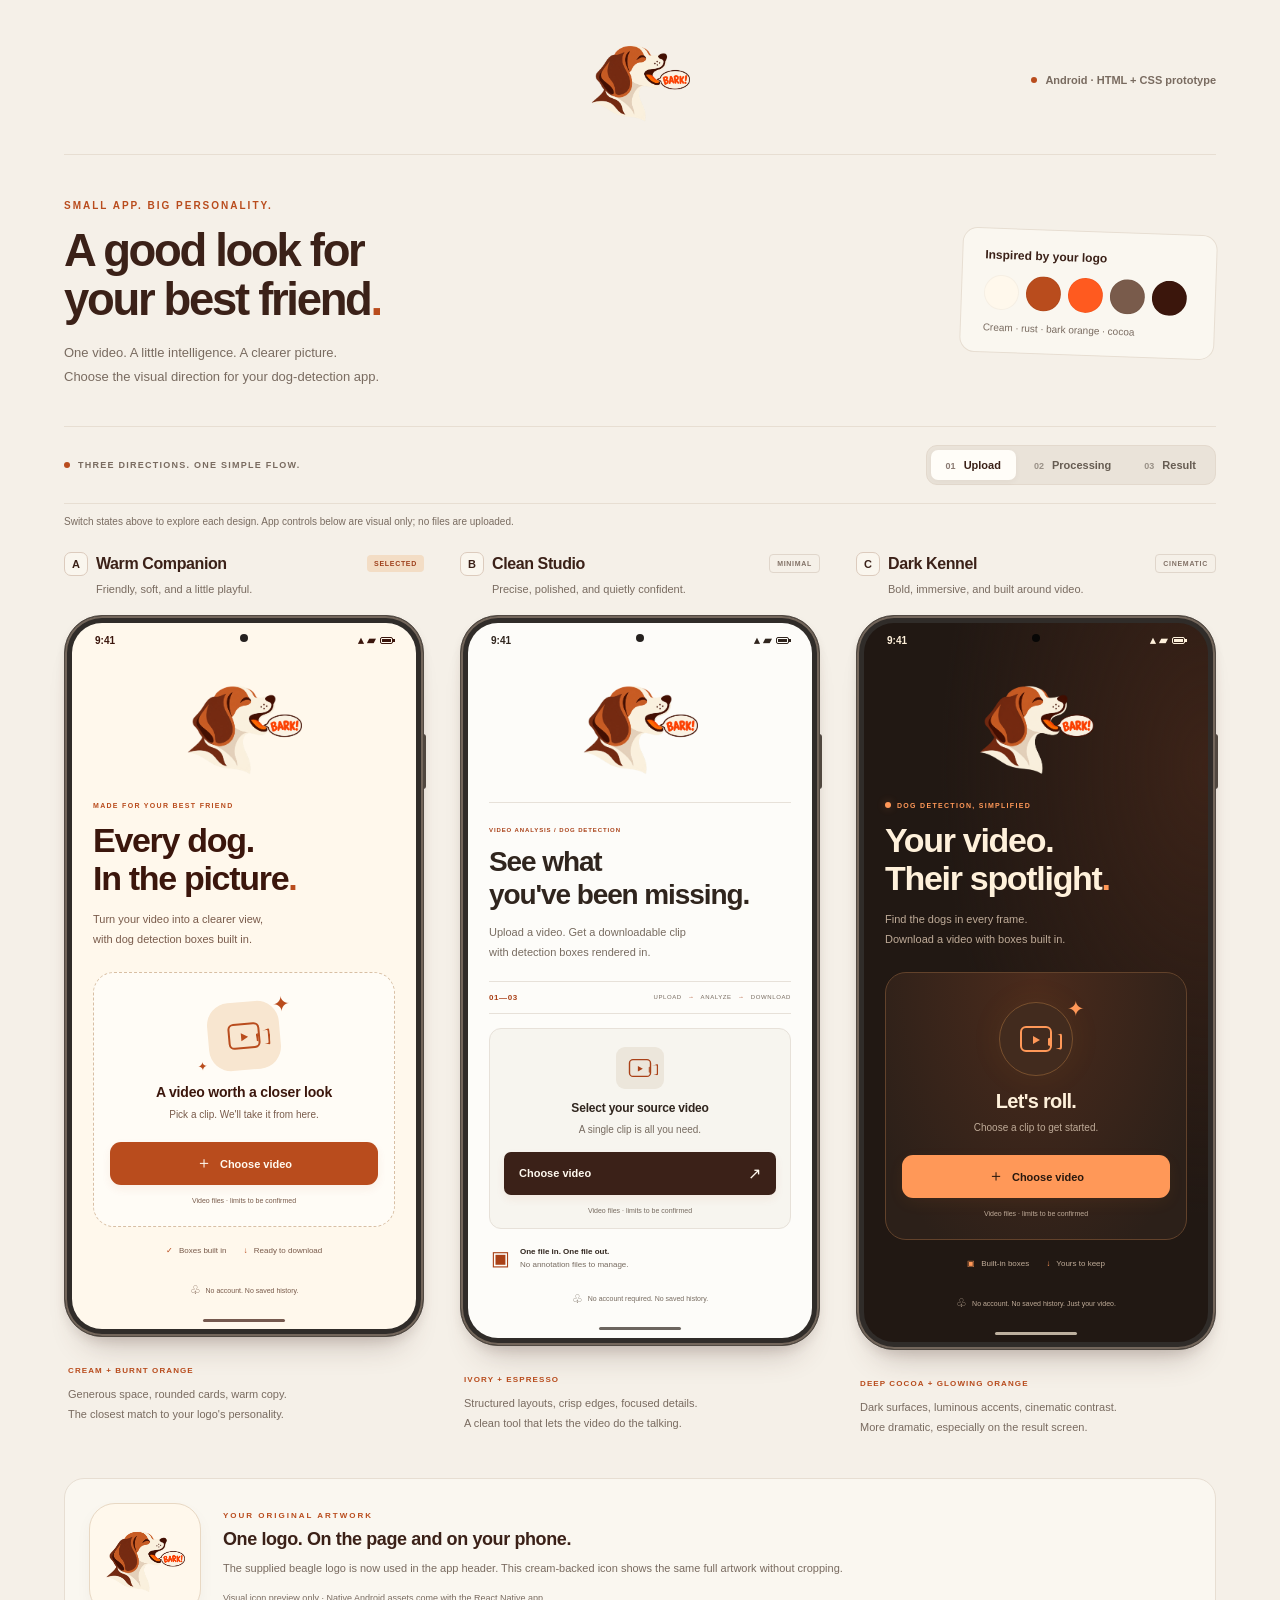
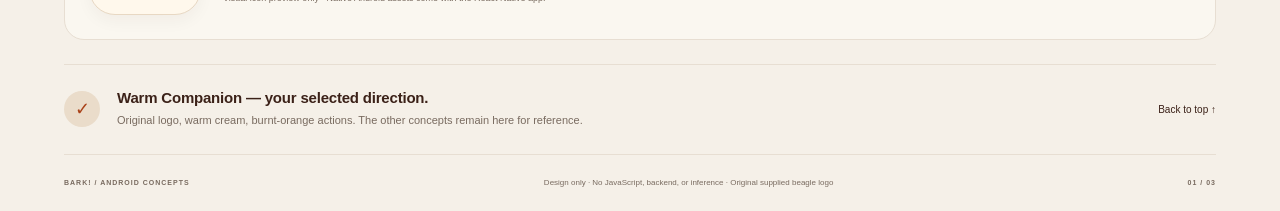
<file: design-showcase/index.html>
<!doctype html>
<html lang="en">
<head>
  <meta charset="utf-8">
  <meta name="viewport" content="width=device-width, initial-scale=1">
  <meta name="color-scheme" content="light">
  <title>BARK! — Android design directions</title>
  <link rel="stylesheet" href="styles.css">
  <link rel="icon" type="image/png" href="assets/happy_barking_beagle_sticker.png">
</head>
<body>
  <main class="showcase">
    <header class="showcase-header">
      <a class="showcase-brand" href="#top" aria-label="BARK design showcase home">
        <img class="brand-mark" src="assets/happy_barking_beagle_sticker.png" width="56" height="56" alt="Happy barking beagle logo">
      </a>
      <span class="prototype-badge"><span></span> Android · HTML + CSS prototype</span>
    </header>

    <section class="intro" id="top" aria-labelledby="showcase-title">
      <div>
        <p class="eyebrow">SMALL APP. BIG PERSONALITY.</p>
        <h1 id="showcase-title">A good look for<br>your best friend<span>.</span></h1>
        <p class="intro-copy">One video. A little intelligence. A clearer picture.<br>Choose the visual direction for your dog-detection app.</p>
      </div>
      <aside class="palette-card" aria-label="Palette inspired by your supplied logo">
        <p>Inspired by your logo</p>
        <div class="swatches" aria-hidden="true"><i></i><i></i><i></i><i></i><i></i></div>
        <span>Cream · rust · bark orange · cocoa</span>
      </aside>
    </section>

    <section class="comparison" aria-label="Compare the three app designs">
      <input class="state-input" type="radio" name="stage" id="stage-upload" checked>
      <input class="state-input" type="radio" name="stage" id="stage-processing">
      <input class="state-input" type="radio" name="stage" id="stage-result">

      <div class="comparison-toolbar">
        <div class="toolbar-title"><span class="tiny-dot"></span> THREE DIRECTIONS. ONE SIMPLE FLOW.</div>
        <div class="state-switch" role="group" aria-label="Preview app state">
          <label for="stage-upload"><span>01</span> Upload</label>
          <label for="stage-processing"><span>02</span> Processing</label>
          <label for="stage-result"><span>03</span> Result</label>
        </div>
      </div>
      <p class="preview-notice">Switch states above to explore each design. App controls below are visual only; no files are uploaded.</p>

      <div class="design-grid">
        <article class="design-option warm" id="option-a" aria-labelledby="title-a">
          <header class="option-heading"><div><span class="option-letter">A</span><h2 id="title-a">Warm Companion</h2></div><span class="recommendation">SELECTED</span></header>
          <p class="option-description">Friendly, soft, and a little playful.</p>
          <div class="phone" aria-label="Warm Companion Android preview">
            <div class="phone-screen">
              <div class="status-bar" aria-hidden="true"><span>9:41</span><span class="camera-hole"></span><span class="system-icons">▴ ▰ <i></i></span></div>
              <div class="app-content">
                <header class="app-header"><img class="brand-mark" src="assets/happy_barking_beagle_sticker.png" width="116" height="116" alt="Happy barking beagle logo"></header>

                <section class="app-state upload-state" aria-label="Upload state">
                  <span class="app-kicker">MADE FOR YOUR BEST FRIEND</span>
                  <h3>Every dog.<br>In the picture<span>.</span></h3>
                  <p class="app-copy">Turn your video into a clearer view,<br>with dog detection boxes built in.</p>
                  <div class="upload-zone">
                    <span class="upload-art" aria-hidden="true"><span class="video-icon"></span><span class="sparkle one">✦</span><span class="sparkle two">✦</span></span>
                    <h4>A video worth a closer look</h4>
                    <p>Pick a clip. We'll take it from here.</p>
                    <button class="button primary" type="button" disabled><span aria-hidden="true">＋</span> Choose video</button>
                    <span class="file-hint">Video files · limits to be confirmed</span>
                  </div>
                  <div class="mini-benefits"><span><i aria-hidden="true">✓</i> Boxes built in</span><span><i aria-hidden="true">↓</i> Ready to download</span></div>
                </section>

                <section class="app-state processing-state" aria-label="Processing state">
                  <span class="app-kicker">A LITTLE MAGIC, IN PROGRESS</span>
                  <h3>Finding your<br>four-legged stars<span>.</span></h3>
                  <p class="app-copy">Your clip is uploaded. We're looking<br>for dogs, one frame at a time.</p>
                  <div class="processing-card">
                    <div class="processing-orbit" aria-hidden="true"><span class="paw"><i></i><i></i><i></i><i></i><b></b></span></div>
                    <h4>Detecting dogs</h4><p>This may take a few moments.</p>
                    <div class="indeterminate" aria-hidden="true"><span></span></div>
                    <ol class="stage-list"><li class="complete"><i>✓</i> Video uploaded</li><li class="active"><i>2</i> Detecting dogs <span>IN PROGRESS</span></li><li><i>3</i> Rendering your video</li></ol>
                  </div>
                  <p class="keep-open">Keep the app open while we finish.</p>
                </section>

                <section class="app-state result-state" aria-label="Result state">
                  <span class="app-kicker"><span class="ready-dot"></span> READY FOR A REPLAY</span>
                  <h3>A clearer view.<br>A happier tail<span>.</span></h3>
                  <p class="app-copy">Your video, with dog detection boxes<br>already included. It's all yours.</p>
                  <div class="result-card">
                    <div class="video-scene"><span class="scene-badge">ILLUSTRATIVE PREVIEW</span><span class="detection-box"><span>Dog</span></span><span class="play-button" aria-hidden="true">▶</span><div class="video-controls" aria-hidden="true"><span>▶</span><i></i><span>0:00 / 0:24</span><span>⛶</span></div></div>
                    <div class="result-file"><span class="file-icon" aria-hidden="true">▶</span><div><strong>park_walk_detected.mp4</strong><span>Rendered video · MP4</span></div><span class="file-check" aria-hidden="true">✓</span></div>
                  </div>
                  <button class="button primary" type="button" disabled><span aria-hidden="true">↓</span> Download video</button>
                  <button class="button secondary" type="button" disabled>Analyze another video <span aria-hidden="true">↗</span></button>
                  <p class="keep-open">Temporary result. Download before leaving.</p>
                </section>
                <footer class="app-footer"><span aria-hidden="true">♧</span> No account. No saved history.</footer>
              </div>
              <div class="android-nav" aria-hidden="true"><span></span></div>
            </div>
          </div>
          <div class="option-summary"><span>CREAM + BURNT ORANGE</span><p>Generous space, rounded cards, warm copy.<br>The closest match to your logo's personality.</p></div>
        </article>

        <article class="design-option studio" id="option-b" aria-labelledby="title-b">
          <header class="option-heading"><div><span class="option-letter">B</span><h2 id="title-b">Clean Studio</h2></div><span class="direction-tag">MINIMAL</span></header>
          <p class="option-description">Precise, polished, and quietly confident.</p>
          <div class="phone" aria-label="Clean Studio Android preview">
            <div class="phone-screen">
              <div class="status-bar" aria-hidden="true"><span>9:41</span><span class="camera-hole"></span><span class="system-icons">▴ ▰ <i></i></span></div>
              <div class="app-content">
                <header class="app-header"><img class="brand-mark" src="assets/happy_barking_beagle_sticker.png" width="116" height="116" alt="Happy barking beagle logo"></header>

                <section class="app-state upload-state" aria-label="Upload state">
                  <span class="app-kicker">VIDEO ANALYSIS / DOG DETECTION</span>
                  <h3>See what<br>you've been missing.</h3>
                  <p class="app-copy">Upload a video. Get a downloadable clip<br>with detection boxes rendered in.</p>
                  <div class="studio-feature"><span class="feature-number">01—03</span><span>UPLOAD <b>→</b> ANALYZE <b>→</b> DOWNLOAD</span></div>
                  <div class="upload-zone">
                    <span class="upload-art" aria-hidden="true"><span class="video-icon"></span></span>
                    <h4>Select your source video</h4>
                    <p>A single clip is all you need.</p>
                    <button class="button primary" type="button" disabled>Choose video <span aria-hidden="true">↗</span></button>
                    <span class="file-hint">Video files · limits to be confirmed</span>
                  </div>
                  <div class="studio-note"><span aria-hidden="true">▣</span><p><strong>One file in. One file out.</strong><br>No annotation files to manage.</p></div>
                </section>

                <section class="app-state processing-state" aria-label="Processing state">
                  <span class="app-kicker">VIDEO ANALYSIS / PROCESSING</span>
                  <h3>Analysis<br>in progress.</h3>
                  <p class="app-copy">Your source video is being processed.<br>We'll show the result here when it's ready.</p>
                  <div class="source-strip"><span class="file-icon" aria-hidden="true">▶</span><div><strong>park_walk.mp4</strong><span>Sample source video</span></div><span class="source-tag">VIDEO</span></div>
                  <div class="processing-card">
                    <div class="scanner" aria-hidden="true"><i></i><span class="paw"><i></i><i></i><i></i><i></i><b></b></span></div>
                    <h4>Detecting dogs</h4><p>Frame-by-frame analysis</p>
                    <div class="indeterminate" aria-hidden="true"><span></span></div>
                    <ol class="stage-list"><li class="complete"><i>✓</i> Upload complete</li><li class="active"><i>2</i> Detection <span>ACTIVE</span></li><li><i>3</i> Video rendering</li></ol>
                  </div>
                  <p class="keep-open">Keep this screen open until processing finishes.</p>
                </section>

                <section class="app-state result-state" aria-label="Result state">
                  <span class="app-kicker"><span class="ready-dot"></span> VIDEO ANALYSIS / COMPLETE</span>
                  <h3>Processed.<br>Ready to go.</h3>
                  <p class="app-copy">Detection boxes are rendered into the video.<br>Preview it below, then save your copy.</p>
                  <div class="result-card">
                    <div class="video-scene"><span class="scene-badge">ILLUSTRATIVE PREVIEW</span><span class="detection-box"><span>Dog</span></span><span class="play-button" aria-hidden="true">▶</span><div class="video-controls" aria-hidden="true"><span>▶</span><i></i><span>0:00 / 0:24</span><span>⛶</span></div></div>
                    <div class="result-file"><span class="file-icon" aria-hidden="true">▶</span><div><strong>park_walk_detected.mp4</strong><span>Rendered output · MP4</span></div><span class="file-check" aria-hidden="true">✓</span></div>
                  </div>
                  <div class="output-detail"><span>OUTPUT TYPE</span><strong>Video with embedded boxes</strong></div>
                  <button class="button primary" type="button" disabled>Download video <span aria-hidden="true">↓</span></button>
                  <button class="button secondary" type="button" disabled>Start another analysis <span aria-hidden="true">＋</span></button>
                  <p class="keep-open">Temporary output. Save before leaving.</p>
                </section>
                <footer class="app-footer"><span aria-hidden="true">♧</span> No account required. No saved history.</footer>
              </div>
              <div class="android-nav" aria-hidden="true"><span></span></div>
            </div>
          </div>
          <div class="option-summary"><span>IVORY + ESPRESSO</span><p>Structured layouts, crisp edges, focused details.<br>A clean tool that lets the video do the talking.</p></div>
        </article>

        <article class="design-option dark" id="option-c" aria-labelledby="title-c">
          <header class="option-heading"><div><span class="option-letter">C</span><h2 id="title-c">Dark Kennel</h2></div><span class="direction-tag">CINEMATIC</span></header>
          <p class="option-description">Bold, immersive, and built around video.</p>
          <div class="phone" aria-label="Dark Kennel Android preview">
            <div class="phone-screen">
              <div class="status-bar" aria-hidden="true"><span>9:41</span><span class="camera-hole"></span><span class="system-icons">▴ ▰ <i></i></span></div>
              <div class="app-content">
                <header class="app-header"><img class="brand-mark" src="assets/happy_barking_beagle_sticker.png" width="116" height="116" alt="Happy barking beagle logo"></header>

                <section class="app-state upload-state" aria-label="Upload state">
                  <span class="app-kicker"><span class="tiny-dot"></span> DOG DETECTION, SIMPLIFIED</span>
                  <h3>Your video.<br>Their spotlight<span>.</span></h3>
                  <p class="app-copy">Find the dogs in every frame.<br>Download a video with boxes built in.</p>
                  <div class="upload-zone">
                    <span class="upload-art" aria-hidden="true"><span class="video-icon"></span><span class="sparkle one">✦</span></span>
                    <h4>Let's roll.</h4>
                    <p>Choose a clip to get started.</p>
                    <button class="button primary" type="button" disabled><span aria-hidden="true">＋</span> Choose video</button>
                    <span class="file-hint">Video files · limits to be confirmed</span>
                  </div>
                  <div class="mini-benefits"><span><i aria-hidden="true">▣</i> Built-in boxes</span><span><i aria-hidden="true">↓</i> Yours to keep</span></div>
                </section>

                <section class="app-state processing-state" aria-label="Processing state">
                  <span class="app-kicker"><span class="tiny-dot"></span> IN THE WORKS</span>
                  <h3>Setting<br>the spotlight<span>.</span></h3>
                  <p class="app-copy">Looking for the stars of your video.<br>Your result will appear right here.</p>
                  <div class="processing-card">
                    <div class="processing-orbit" aria-hidden="true"><span class="paw"><i></i><i></i><i></i><i></i><b></b></span></div>
                    <h4>Detecting dogs</h4><p>One frame at a time.</p>
                    <div class="indeterminate" aria-hidden="true"><span></span></div>
                    <ol class="stage-list"><li class="complete"><i>✓</i> Video uploaded</li><li class="active"><i>2</i> Detection running <span>LIVE</span></li><li><i>3</i> Rendering the final cut</li></ol>
                  </div>
                  <p class="keep-open">Keep the app open. We'll take it from here.</p>
                </section>

                <section class="app-state result-state" aria-label="Result state">
                  <span class="app-kicker"><span class="ready-dot"></span> THAT'S A WRAP</span>
                  <h3>Made for<br>the replay<span>.</span></h3>
                  <p class="app-copy">Your dogs, brought into focus.<br>Detection boxes included in every frame.</p>
                  <div class="result-card">
                    <div class="video-scene"><span class="scene-badge">ILLUSTRATIVE PREVIEW</span><span class="detection-box"><span>Dog</span></span><span class="play-button" aria-hidden="true">▶</span><div class="video-controls" aria-hidden="true"><span>▶</span><i></i><span>0:00 / 0:24</span><span>⛶</span></div></div>
                    <div class="result-file"><span class="file-icon" aria-hidden="true">▶</span><div><strong>park_walk_detected.mp4</strong><span>Rendered video · MP4</span></div><span class="file-check" aria-hidden="true">✓</span></div>
                  </div>
                  <button class="button primary" type="button" disabled><span aria-hidden="true">↓</span> Download video</button>
                  <button class="button secondary" type="button" disabled>Analyze another video <span aria-hidden="true">↗</span></button>
                  <p class="keep-open">Temporary result. Make sure to save your copy.</p>
                </section>
                <footer class="app-footer"><span aria-hidden="true">♧</span> No account. No saved history. Just your video.</footer>
              </div>
              <div class="android-nav" aria-hidden="true"><span></span></div>
            </div>
          </div>
          <div class="option-summary"><span>DEEP COCOA + GLOWING ORANGE</span><p>Dark surfaces, luminous accents, cinematic contrast.<br>More dramatic, especially on the result screen.</p></div>
        </article>
      </div>
    </section>

    <section class="branding-preview" aria-labelledby="branding-title">
      <div class="app-icon-preview"><img src="assets/happy_barking_beagle_sticker.png" width="80" height="80" alt="App icon concept using your original beagle logo"></div>
      <div><p class="eyebrow">YOUR ORIGINAL ARTWORK</p><h2 id="branding-title">One logo. On the page and on your phone.</h2><p>The supplied beagle logo is now used in the app header. This cream-backed icon shows the same full artwork without cropping.</p><span>Visual icon preview only · Native Android assets come with the React Native app.</span></div>
    </section>
    <section class="decision-note" aria-labelledby="decision-title"><span class="note-icon" aria-hidden="true">✓</span><div><h2 id="decision-title">Warm Companion — your selected direction.</h2><p>Original logo, warm cream, burnt-orange actions. The other concepts remain here for reference.</p></div><a href="#top">Back to top ↑</a></section>
    <footer class="showcase-footer"><span>BARK! / ANDROID CONCEPTS</span><p>Design only · No JavaScript, backend, or inference · Original supplied beagle logo</p><span>01 / 03</span></footer>
  </main>
</body>
</html>
</file>
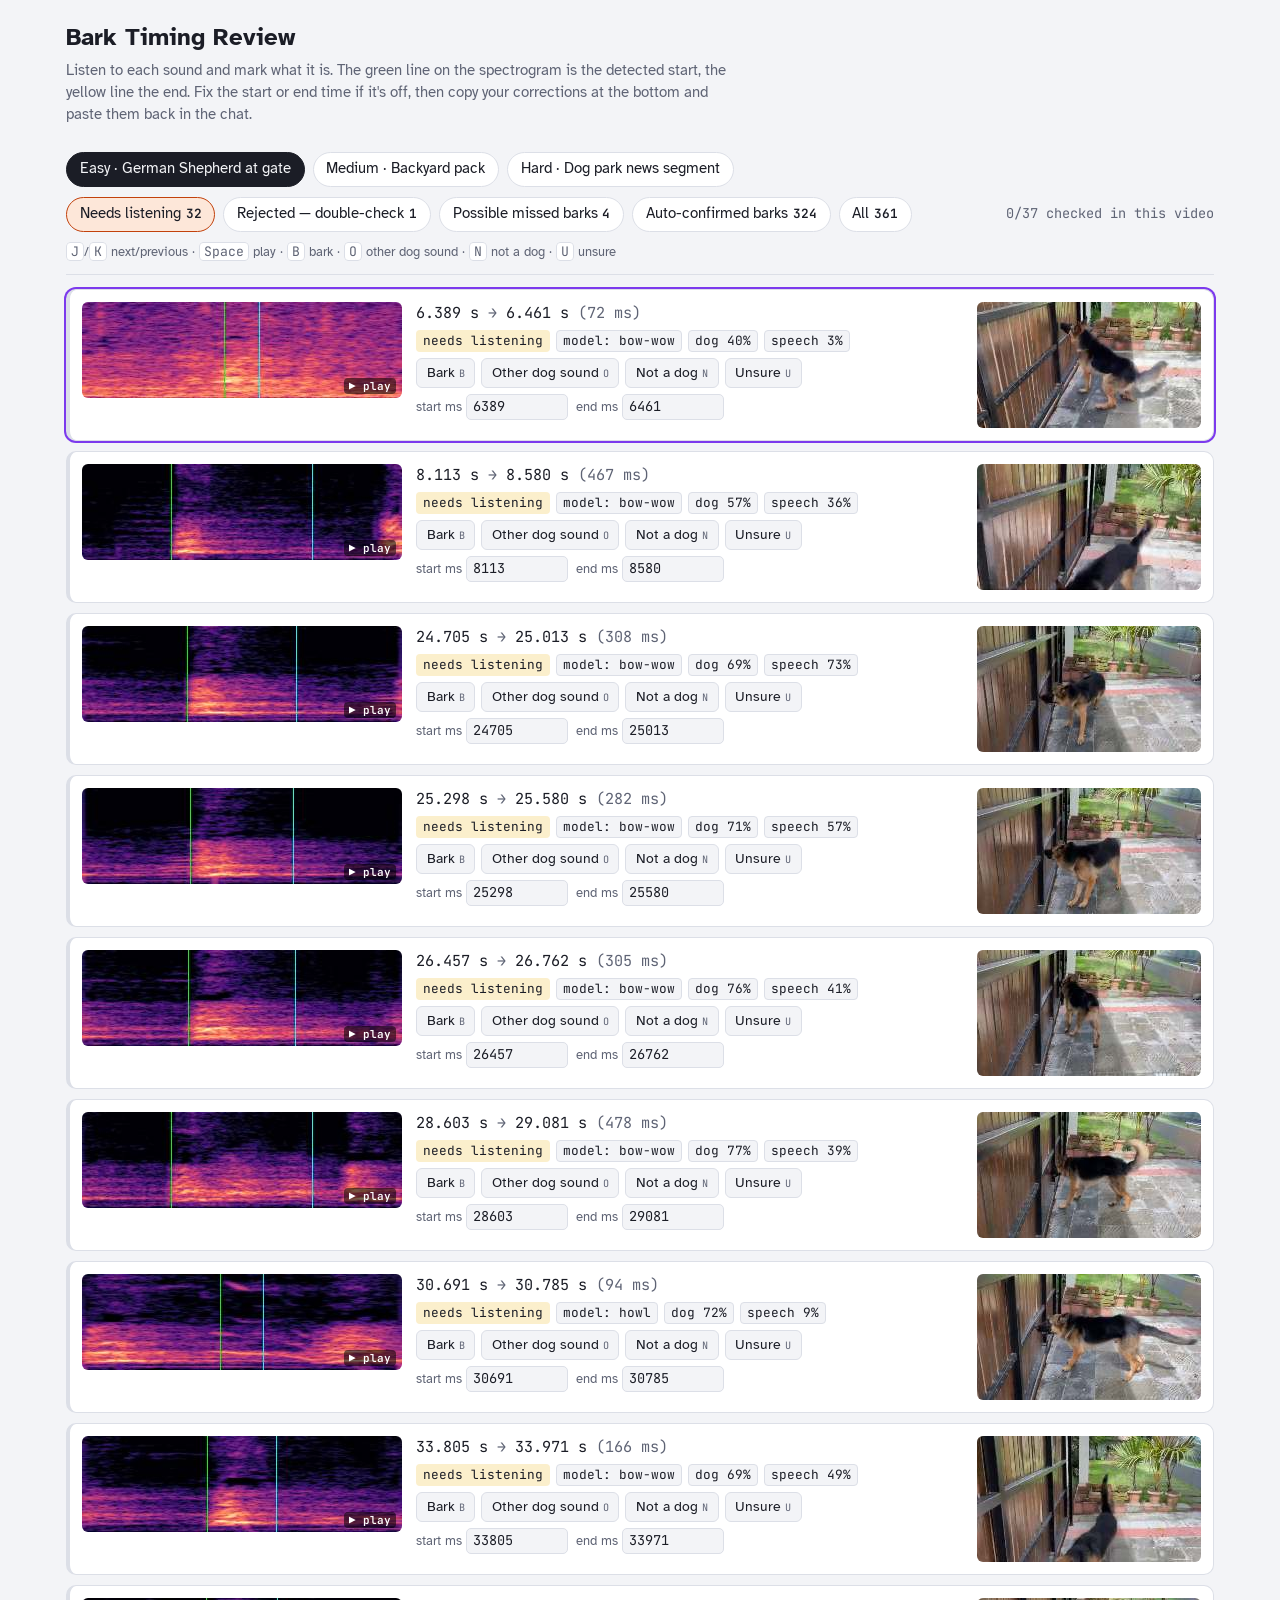
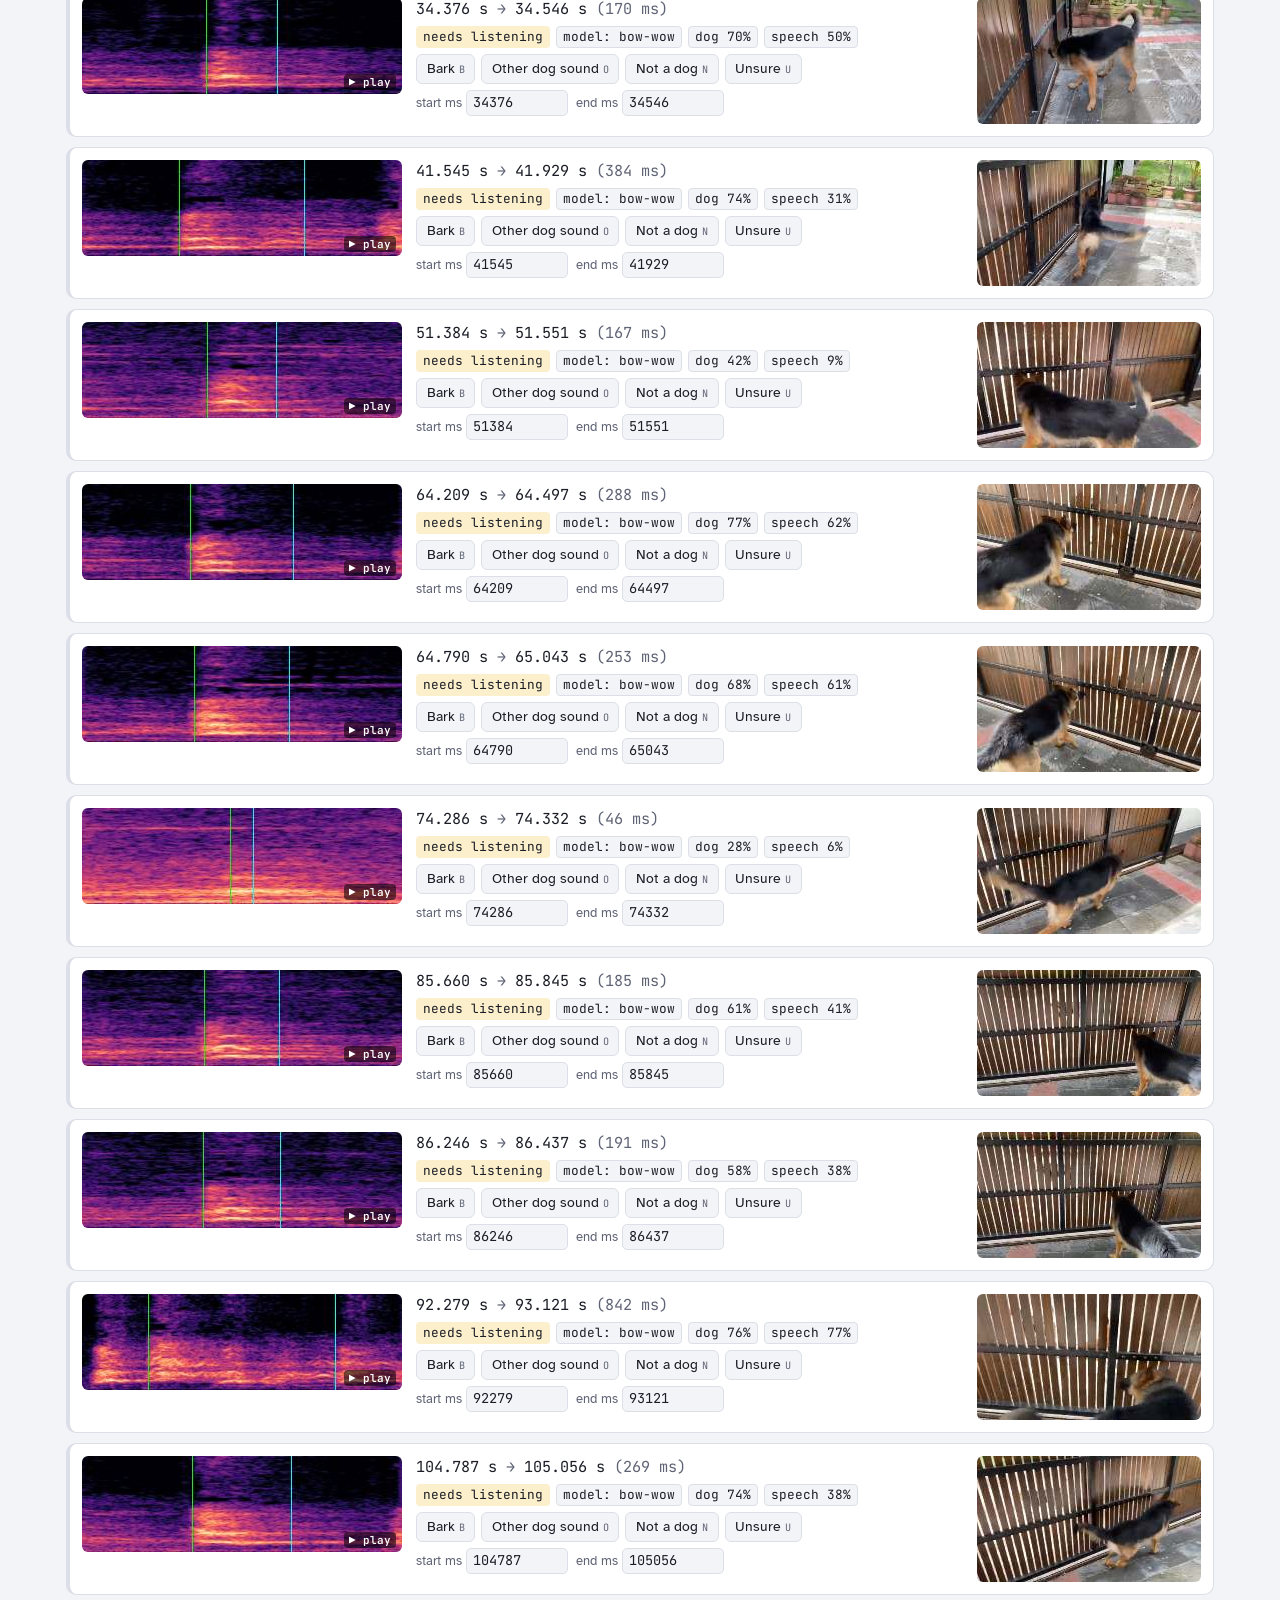
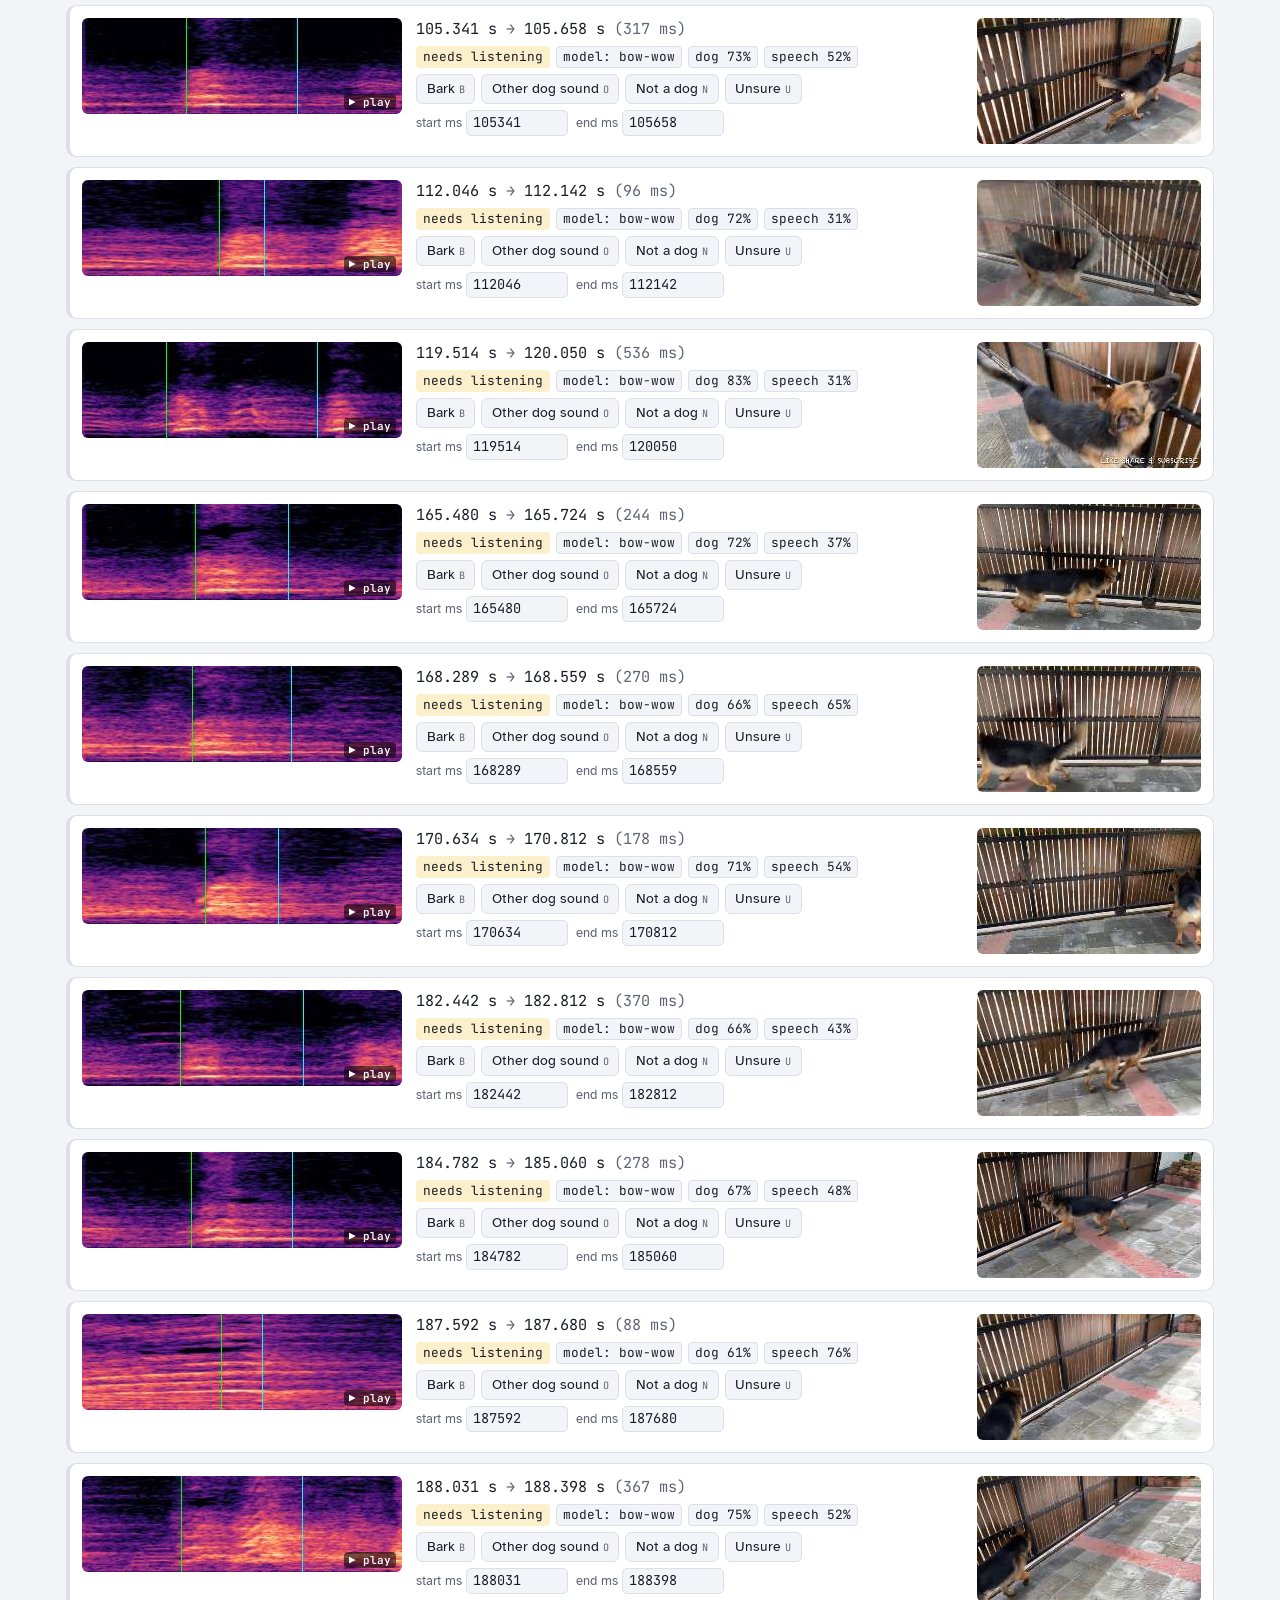
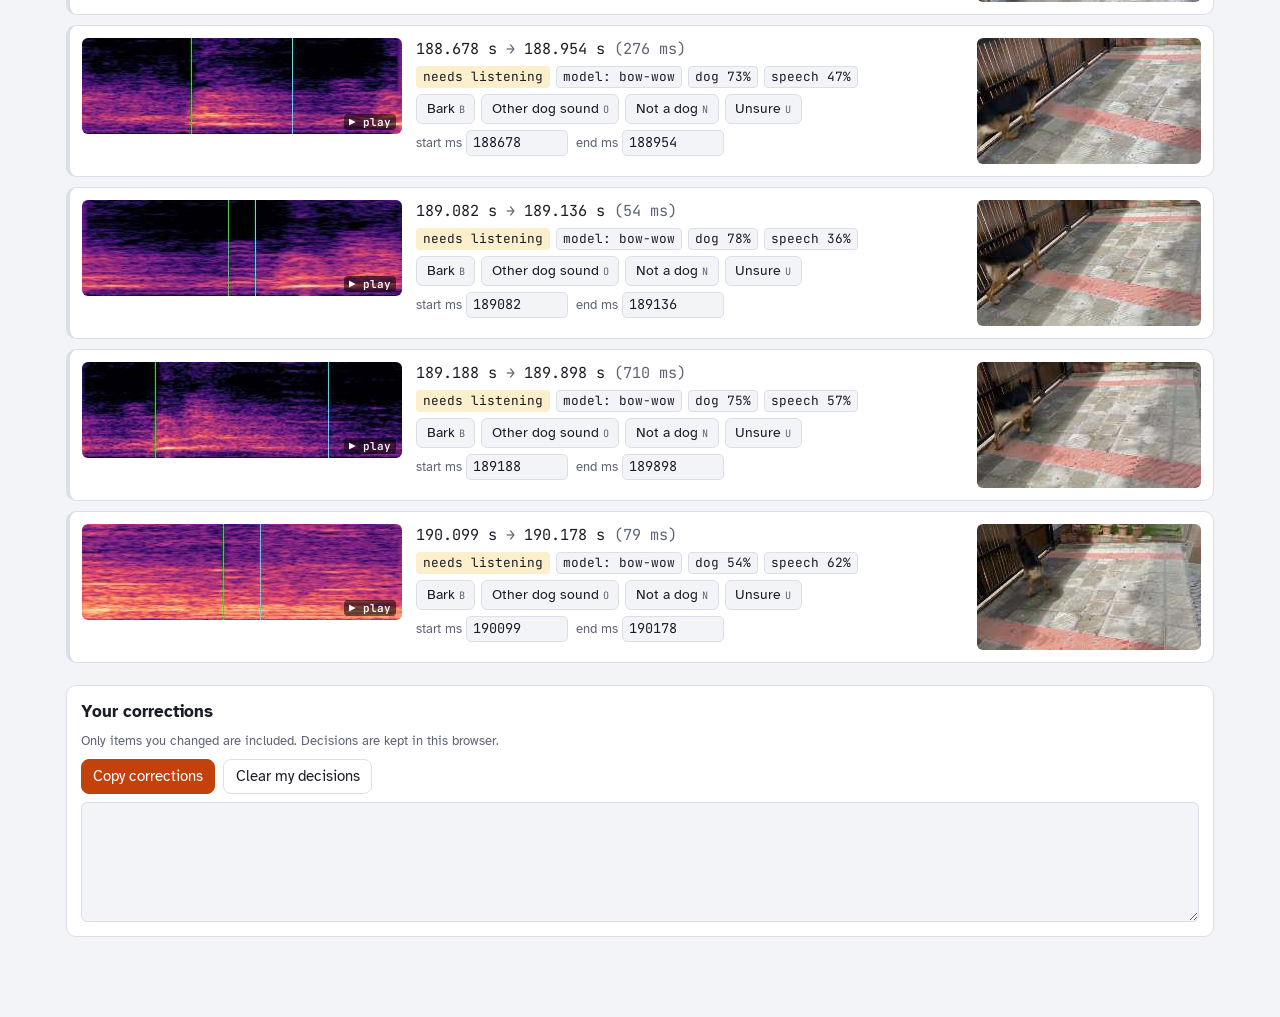
<file: Benchmarks/Bark_recog_model/Bark Timing Review/index.html>
<!doctype html><html><head><meta charset=utf8><meta name=viewport content="width=device-width,initial-scale=1,viewport-fit=cover"><style>:root{color-scheme:light;box-sizing:border-box;padding-top:env(safe-area-inset-top,0px);padding-bottom:env(safe-area-inset-bottom,0px)}html{scroll-padding-top:env(safe-area-inset-top,0px)}body{margin:0;padding:0;font:14px -apple-system,BlinkMacSystemFont,sans-serif;background:#fff;color:#000}img{max-width:100%}[hidden]:not([hidden=until-found i]){display:none!important}</style></head><body>
<title>Bark Timing Review</title>
<link rel="stylesheet" href="https://fonts.googleapis.com/css2?family=Atkinson+Hyperlegible:wght@400;700&family=JetBrains+Mono:wght@400;600&display=swap">
<style>
/* Layout: a listening desk. Sticky control bar on top, one row per audio event:
   spectrogram (click = play) · times in ms · scores · video frame · verdict buttons */
:root{
  --bg:#f3f4f7; --panel:#ffffff; --ink:#1b1d26; --muted:#5f6475; --line:#dcdfe7;
  --accent:#c2410c; --accent-soft:#fde7d9; --ok:#15803d; --ok-soft:#dcf3e3;
  --bad:#b42318; --bad-soft:#fbe1de; --warn:#a16207; --warn-soft:#fbefcc; --play:#7c3aed;
  --sans:"Atkinson Hyperlegible",system-ui,-apple-system,"Segoe UI",sans-serif;
  --mono:"JetBrains Mono",ui-monospace,"SFMono-Regular",Menlo,Consolas,monospace;
}
@media (prefers-color-scheme:dark){:root:not([data-theme="light"]){
  --bg:#12141b; --panel:#1b1e28; --ink:#e8eaf2; --muted:#9ba1b4; --line:#2c3040;
  --accent:#fb923c; --accent-soft:#3a2416; --ok:#4ade80; --ok-soft:#173023; --bad:#f87171; --bad-soft:#3a1c1c;
  --warn:#facc15; --warn-soft:#352d12; --play:#a78bfa; color-scheme:dark}}
:root[data-theme="dark"]{
  --bg:#12141b; --panel:#1b1e28; --ink:#e8eaf2; --muted:#9ba1b4; --line:#2c3040;
  --accent:#fb923c; --accent-soft:#3a2416; --ok:#4ade80; --ok-soft:#173023; --bad:#f87171; --bad-soft:#3a1c1c;
  --warn:#facc15; --warn-soft:#352d12; --play:#a78bfa; color-scheme:dark}
*{box-sizing:border-box}
body{background:var(--bg);color:var(--ink);font-family:var(--sans);font-size:15px;line-height:1.45}
.wrap{max-width:1180px;margin:0 auto;padding-inline:16px;padding-block:20px 80px}
h1{font-size:1.5rem;margin:0;text-wrap:balance}
.lede{color:var(--muted);margin:.35rem 0 0;max-width:68ch}
.bar{position:sticky;top:env(safe-area-inset-top,0px);z-index:5;background:var(--bg);padding-block:12px;border-bottom:1px solid var(--line);display:flex;flex-direction:column;gap:10px;margin-top:14px}
.row{display:flex;flex-wrap:wrap;gap:8px;align-items:center}
.tab,.chip{font:inherit;border:1px solid var(--line);background:var(--panel);color:var(--ink);border-radius:999px;padding:.35rem .8rem;cursor:pointer}
.tab[aria-pressed="true"]{background:var(--ink);color:var(--bg);border-color:var(--ink)}
.chip[aria-pressed="true"]{background:var(--accent-soft);border-color:var(--accent);color:var(--ink)}
.chip b{font-family:var(--mono);font-weight:600;font-size:.85em;margin-left:.3rem}
.progress{margin-left:auto;font-family:var(--mono);font-size:.85rem;color:var(--muted)}
.btn{font:inherit;border:1px solid var(--line);background:var(--panel);color:var(--ink);border-radius:8px;padding:.35rem .7rem;cursor:pointer}
.btn.primary{background:var(--accent);border-color:var(--accent);color:#fff}
button:focus-visible,input:focus-visible,select:focus-visible{outline:2px solid var(--play);outline-offset:2px}
.list{display:flex;flex-direction:column;gap:10px;margin-top:14px}
.item{display:grid;grid-template-columns:320px minmax(0,1fr) 224px;gap:14px;background:var(--panel);border:1px solid var(--line);border-left:4px solid var(--line);border-radius:10px;padding:12px}
.item[data-v="bark"]{border-left-color:var(--ok)} .item[data-v="other"]{border-left-color:var(--warn)}
.item[data-v="not_dog"]{border-left-color:var(--bad)} .item[data-v="unsure"]{border-left-color:var(--play)}
.item.focus{box-shadow:0 0 0 2px var(--play)}
.spec{position:relative;width:320px;max-width:100%;height:96px;border-radius:6px;overflow:hidden;cursor:pointer;background:#000;border:0;padding:0}
.spec img{display:block;width:100%;height:100%}
.spec .head{position:absolute;top:0;bottom:0;width:2px;background:#fff;left:0;opacity:0;box-shadow:0 0 4px #000}
.spec .hint{position:absolute;right:6px;bottom:4px;font:600 11px var(--mono);color:#fff;background:rgba(0,0,0,.55);padding:1px 5px;border-radius:4px}
.meta{display:flex;flex-direction:column;gap:6px;min-width:0}
.times{font-family:var(--mono);font-variant-numeric:tabular-nums;font-size:.95rem}
.times .dim{color:var(--muted)}
.tags{display:flex;flex-wrap:wrap;gap:6px;font-size:.8rem}
.tag{border-radius:4px;padding:1px 6px;background:var(--bg);border:1px solid var(--line);font-family:var(--mono)}
.tag.g-auto{background:var(--ok-soft);border-color:transparent}.tag.g-listen{background:var(--warn-soft);border-color:transparent}
.tag.g-rejected{background:var(--bad-soft);border-color:transparent}.tag.g-miss{background:var(--accent-soft);border-color:transparent}
.verdicts{display:flex;flex-wrap:wrap;gap:6px}
.v{font:inherit;font-size:.85rem;border:1px solid var(--line);background:var(--bg);color:var(--ink);border-radius:6px;padding:.25rem .6rem;cursor:pointer}
.v kbd{font-family:var(--mono);font-size:.75em;color:var(--muted);margin-left:.25rem}
.v[aria-pressed="true"][data-v="bark"]{background:var(--ok-soft);border-color:var(--ok)}
.v[aria-pressed="true"][data-v="other"]{background:var(--warn-soft);border-color:var(--warn)}
.v[aria-pressed="true"][data-v="not_dog"]{background:var(--bad-soft);border-color:var(--bad)}
.v[aria-pressed="true"][data-v="unsure"]{border-color:var(--play)}
.adj{display:flex;flex-wrap:wrap;gap:8px;align-items:center;font-size:.82rem;color:var(--muted)}
.adj input{width:7.5em;font:inherit;font-family:var(--mono);font-size:.85rem;padding:.15rem .35rem;border:1px solid var(--line);border-radius:5px;background:var(--bg);color:var(--ink)}
.adj select{font:inherit;font-size:.85rem;border:1px solid var(--line);border-radius:5px;background:var(--bg);color:var(--ink)}
.frame{width:224px;max-width:100%;aspect-ratio:16/9;border-radius:6px;object-fit:cover;background:var(--bg)}
.noframe{display:grid;place-items:center;color:var(--muted);font-size:.8rem;border:1px dashed var(--line)}
.export{margin-top:22px;background:var(--panel);border:1px solid var(--line);border-radius:10px;padding:14px;display:flex;flex-direction:column;gap:8px}
.export textarea{width:100%;min-height:120px;font-family:var(--mono);font-size:.78rem;background:var(--bg);color:var(--ink);border:1px solid var(--line);border-radius:6px;padding:8px}
.keys{color:var(--muted);font-size:.82rem}
.keys kbd{font-family:var(--mono);border:1px solid var(--line);border-radius:4px;padding:0 4px;background:var(--panel)}
.empty{color:var(--muted);padding:30px 0;text-align:center}
@media (max-width:900px){.item{grid-template-columns:minmax(0,1fr)}.frame{width:100%}.spec{width:100%}}
@media (prefers-reduced-motion:reduce){*{transition:none!important}}
</style>

<div class="wrap">
  <h1>Bark Timing Review</h1>
  <p class="lede">Listen to each sound and mark what it is. The green line on the spectrogram is the detected start, the yellow line the end. Fix the start or end time if it's off, then copy your corrections at the bottom and paste them back in the chat.</p>

  <div class="bar">
    <div class="row" id="tabs" role="group" aria-label="Video"></div>
    <div class="row" id="chips" role="group" aria-label="Filter">
      <span class="progress" id="progress"></span>
    </div>
    <div class="keys"><kbd>J</kbd>/<kbd>K</kbd> next/previous · <kbd>Space</kbd> play · <kbd>B</kbd> bark · <kbd>O</kbd> other dog sound · <kbd>N</kbd> not a dog · <kbd>U</kbd> unsure</div>
  </div>

  <div class="list" id="list"></div>

  <section class="export" aria-labelledby="exh">
    <h2 id="exh" style="font-size:1.05rem;margin:0">Your corrections</h2>
    <p class="keys" style="margin:0">Only items you changed are included. Decisions are kept in this browser.</p>
    <div class="row"><button class="btn primary" id="copy">Copy corrections</button><button class="btn" id="reset">Clear my decisions</button><span id="copied" class="keys" role="status"></span></div>
    <textarea id="out" readonly aria-label="Corrections JSON"></textarea>
  </section>
</div>

<script src="data.js"></script>
<script>
const DATA = window.BARK_DATA || [];
const GROUPS = [["listen","Needs listening"],["rejected","Rejected — double-check"],["miss","Possible missed barks"],["auto","Auto-confirmed barks"],["all","All"]];
const DEFAULT = {auto:"bark", rejected:"not_dog", listen:null, miss:null};
let state = {video: 0, group: "listen", focus: 0};
let dec = {};
try { dec = JSON.parse(localStorage.getItem("barkdec") || "{}"); const s = JSON.parse(localStorage.getItem("barkui") || "null"); if (s) state = {...state, ...s, focus: 0}; } catch (e) {}
const save = () => { try { localStorage.setItem("barkdec", JSON.stringify(dec)); localStorage.setItem("barkui", JSON.stringify({video: state.video, group: state.group})); } catch (e) {} };
const keyOf = (v, it) => v.key + ":" + it.eid;
const verdictOf = (v, it) => (dec[keyOf(v, it)] || {}).v ?? DEFAULT[it.group];
const audio = new Audio();
let playing = null;

function fmt(ms){ return (ms/1000).toFixed(3) + " s"; }

function renderTabs(){
  const t = document.getElementById("tabs"); t.innerHTML = "";
  DATA.forEach((v,i)=>{ const b=document.createElement("button"); b.className="tab"; b.textContent=v.label; b.setAttribute("aria-pressed", i===state.video);
    b.onclick=()=>{state.video=i;state.focus=0;save();render();}; t.appendChild(b); });
}
function renderChips(){
  const c = document.getElementById("chips"); c.querySelectorAll(".chip").forEach(x=>x.remove());
  const v = DATA[state.video]; const prog = document.getElementById("progress");
  GROUPS.forEach(([g,label])=>{ const n = g==="all" ? v.items.length : v.items.filter(i=>i.group===g).length;
    if(!n && g!=="all") return;
    const b=document.createElement("button"); b.className="chip"; b.innerHTML=`${label}<b>${n}</b>`; b.setAttribute("aria-pressed", g===state.group);
    b.onclick=()=>{state.group=g;state.focus=0;save();render();}; c.insertBefore(b, prog); });
  const todo = v.items.filter(i=>i.group!=="auto");
  const done = todo.filter(i=>dec[keyOf(v,i)]?.v).length;
  prog.textContent = `${done}/${todo.length} checked in this video`;
}
function visible(){ const v = DATA[state.video]; return v.items.filter(i=>state.group==="all"||i.group===state.group); }

function renderList(){
  const list = document.getElementById("list"); list.innerHTML = "";
  const v = DATA[state.video]; const items = visible();
  if(!items.length){ list.innerHTML = '<p class="empty">Nothing in this group for this video.</p>'; return; }
  items.forEach((it, idx)=>{
    const k = keyOf(v,it); const d = dec[k] || {}; const verdict = verdictOf(v,it);
    const s = d.start_ms ?? it.start_ms, e = d.end_ms ?? it.end_ms;
    const el = document.createElement("article"); el.className = "item" + (idx===state.focus?" focus":""); el.dataset.v = verdict || ""; el.dataset.idx = idx;
    const gname = {auto:"auto-confirmed",listen:"needs listening",rejected:"auto-rejected",miss:"possible miss"}[it.group];
    el.innerHTML = `
      <button class="spec" aria-label="Play sound at ${fmt(it.start_ms)}"><img loading="lazy" src="${it.spec}" alt=""><span class="head"></span><span class="hint">▶ play</span></button>
      <div class="meta">
        <div class="times">${fmt(s)} <span class="dim">→</span> ${fmt(e)} <span class="dim">(${e-s} ms)</span></div>
        <div class="tags"><span class="tag g-${it.group}">${gname}</span><span class="tag">model: ${it.sound}</span>
          <span class="tag">dog ${Math.round(it.dog_prob*100)}%</span>${it.speech_prob!=null?`<span class="tag">speech ${Math.round(it.speech_prob*100)}%</span>`:""}${it.reason?`<span class="tag">${it.reason}</span>`:""}</div>
        <div class="verdicts" role="group" aria-label="Verdict">
          <button class="v" data-v="bark" aria-pressed="${verdict==="bark"}">Bark<kbd>B</kbd></button>
          <button class="v" data-v="other" aria-pressed="${verdict==="other"}">Other dog sound<kbd>O</kbd></button>
          <button class="v" data-v="not_dog" aria-pressed="${verdict==="not_dog"}">Not a dog<kbd>N</kbd></button>
          <button class="v" data-v="unsure" aria-pressed="${verdict==="unsure"}">Unsure<kbd>U</kbd></button>
        </div>
        <div class="adj">
          <label>start ms <input id="s-${k}" type="number" step="1" value="${s}"></label>
          <label>end ms <input id="e-${k}" type="number" step="1" value="${e}"></label>
          <label ${verdict==="other"?"":"hidden"}>type <select id="t-${k}">${["growl","howl","whine","yip","yodel/talk"].map(o=>`<option ${d.type===o?"selected":""}>${o}</option>`).join("")}</select></label>
        </div>
      </div>
      ${it.frame?`<img class="frame" loading="lazy" src="${it.frame}" alt="Video frame at ${fmt(it.start_ms)}">`:`<div class="frame noframe">confident bark</div>`}`;
    el.querySelector(".spec").onclick = ()=>{ state.focus=idx; markFocus(); play(it, el); };
    el.querySelectorAll(".v").forEach(b=>b.onclick=()=>{ state.focus=idx; setVerdict(v,it,b.dataset.v); });
    el.querySelector(`[id="s-${k}"]`).onchange = ev=>{ upd(k,{start_ms: +ev.target.value}); };
    el.querySelector(`[id="e-${k}"]`).onchange = ev=>{ upd(k,{end_ms: +ev.target.value}); };
    el.querySelector(`[id="t-${k}"]`).onchange = ev=>{ upd(k,{type: ev.target.value}); };
    list.appendChild(el);
  });
}
function upd(k, patch){ dec[k] = {...(dec[k]||{}), ...patch}; save(); renderExport(); renderChips(); }
function setVerdict(v,it,val){ const k=keyOf(v,it); upd(k,{v: val, ...(val==="other" && !dec[k]?.type ? {type:"growl"} : {})}); const idx=state.focus; renderList(); state.focus=idx; markFocus(); }
function markFocus(){ document.querySelectorAll(".item").forEach((x,i)=>x.classList.toggle("focus", i===state.focus)); }

function play(it, el){
  const head = el.querySelector(".head");
  if (playing) { playing.head.style.opacity = 0; }
  audio.src = it.clip; audio.currentTime = 0;
  audio.play().catch(()=>{});
  playing = {head, it};
  const span = (it.clip_end_ms - it.clip_start_ms)/1000;
  const tick = ()=>{ if(!playing || playing.head!==head) return;
    head.style.opacity = audio.paused ? 0 : 1; head.style.left = Math.min(100, audio.currentTime/span*100) + "%";
    if(!audio.paused) requestAnimationFrame(tick); };
  audio.onplaying = ()=>requestAnimationFrame(tick);
}

function corrections(){
  const out = {};
  DATA.forEach(v=>v.items.forEach(it=>{ const d = dec[keyOf(v,it)]; if(!d) return;
    const changed = (d.v && d.v!==DEFAULT[it.group]) || (d.start_ms!=null && d.start_ms!==it.start_ms) || (d.end_ms!=null && d.end_ms!==it.end_ms) || d.type;
    if(!changed && !(it.group==="listen"||it.group==="miss")) return;
    if(!d.v && d.start_ms==null && d.end_ms==null) return;
    (out[v.key] ||= []).push({id: it.eid, group: it.group, verdict: d.v ?? DEFAULT[it.group], ...(d.v==="other"?{type:d.type||"growl"}:{}),
      start_ms: d.start_ms ?? it.start_ms, end_ms: d.end_ms ?? it.end_ms});
  }));
  return out;
}
function renderExport(){ const c = corrections(); const n = Object.values(c).reduce((a,b)=>a+b.length,0);
  document.getElementById("out").value = n ? JSON.stringify(c) : ""; document.getElementById("copy").textContent = n ? `Copy ${n} corrections` : "Copy corrections"; }
document.getElementById("copy").onclick = ()=>{ const ta=document.getElementById("out"); const msg=document.getElementById("copied");
  if(!ta.value){ msg.textContent="No decisions yet."; return; }
  navigator.clipboard.writeText(ta.value).then(()=>msg.textContent="Copied. Paste it in the chat.").catch(()=>{ ta.focus(); ta.select(); msg.textContent="Text selected. Press Ctrl+C / ⌘C to copy."; }); };
let resetArmed = false;
document.getElementById("reset").onclick = (ev)=>{ if(!resetArmed){ resetArmed=true; ev.target.textContent="Click again to clear"; setTimeout(()=>{resetArmed=false; ev.target.textContent="Clear my decisions";},3000); return; }
  dec = {}; save(); resetArmed=false; ev.target.textContent="Clear my decisions"; render(); };

document.addEventListener("keydown", e=>{
  if (e.target.matches("input,select,textarea")) return;
  const items = visible(); if(!items.length) return; const v = DATA[state.video];
  const key = e.key.toLowerCase();
  if (key==="j"||key==="k"){ state.focus = Math.max(0, Math.min(items.length-1, state.focus + (key==="j"?1:-1))); markFocus();
    document.querySelectorAll(".item")[state.focus]?.scrollIntoView({block:"center", behavior: matchMedia("(prefers-reduced-motion: reduce)").matches ? "auto" : "smooth"}); e.preventDefault(); }
  else if (key===" "){ const el=document.querySelectorAll(".item")[state.focus]; if(el){ play(items[state.focus], el); e.preventDefault(); } }
  else if ({b:"bark",o:"other",n:"not_dog",u:"unsure"}[key]){ setVerdict(v, items[state.focus], {b:"bark",o:"other",n:"not_dog",u:"unsure"}[key]); }
});
function render(){ renderTabs(); renderChips(); renderList(); renderExport(); }
render();
</script>

</body></html>
</file>
<file: design-showcase/styles.css>
/* Standalone visual prototype. No frameworks, JavaScript, or remote assets. */
:root {
  color-scheme: light;
  --ink: #3b2118;
  --muted: #796b60;
  --orange: #b94c1d;
  --line: #e7ded2;
  --page: #f5f0e8;
}
* { box-sizing: border-box; }
html { scroll-behavior: smooth; }
body { margin: 0; color: var(--ink); background: var(--page); font-family: "Segoe UI", Arial, sans-serif; -webkit-font-smoothing: antialiased; }
button, input { font: inherit; }
button:disabled { opacity: 1; cursor: default; }
a { color: inherit; }
.showcase { max-width: 1440px; margin: 0 auto; padding: 30px 64px 0; }
.showcase-header { display: flex; align-items: center; justify-content: center; padding-bottom: 24px; border-bottom: 1px solid var(--line); position: relative; }
.showcase-header .prototype-badge { position: absolute; right: 0; }
.showcase-brand { display: flex; align-items: center; gap: 11px; text-decoration: none; font-size: 25px; font-weight: 900; letter-spacing: -1px; }
.showcase-brand small { display: block; margin-top: 3px; font-size: 8px; font-weight: 600; letter-spacing: 1.6px; color: var(--muted); }
.brand-mark { display: block; width: 100px; height: 100px; flex: 0 0 100px; object-fit: contain; }
.prototype-badge { display: flex; gap: 8px; align-items: center; font-size: 11px; font-weight: 600; color: var(--muted); }
.prototype-badge > span, .tiny-dot { display: inline-block; width: 6px; height: 6px; border-radius: 50%; background: #b94c1d; }
.intro { display: flex; align-items: center; justify-content: space-between; gap: 30px; padding: 45px 0 38px; }
.eyebrow { margin: 0 0 15px; color: var(--orange); font-size: 10px; font-weight: 700; letter-spacing: 2px; }
h1 { margin: 0; font-size: clamp(34px, 3.55vw, 52px); font-weight: 750; letter-spacing: -2.3px; line-height: 1.08; }
h1 > span { color: var(--orange); }
.intro-copy { margin: 17px 0 0; color: var(--muted); font-size: 13px; line-height: 1.8; }
.palette-card { border: 1px solid var(--line); border-radius: 15px; padding: 19px 22px; background: #faf7f0; min-width: 255px; transform: rotate(2deg); }
.palette-card p { margin: 0 0 13px; font-size: 12px; font-weight: 700; }
.swatches { display: flex; gap: 7px; }
.swatches i { width: 35px; height: 35px; border-radius: 50%; border: 1px solid #00000009; }
.swatches i:nth-child(1) { background: #fff8ec; }
.swatches i:nth-child(2) { background: #b94c1d; }
.swatches i:nth-child(3) { background: #ff5a1f; }
.swatches i:nth-child(4) { background: #795b4b; }
.swatches i:nth-child(5) { background: #3b160c; }
.palette-card > span { display: block; color: var(--muted); font-size: 10px; margin-top: 12px; }
.comparison { position: relative; }
.state-input { position: absolute; width: 1px; height: 1px; margin: -1px; padding: 0; overflow: hidden; clip-path: inset(50%); white-space: nowrap; border: 0; }
.comparison-toolbar { display: flex; align-items: center; justify-content: space-between; gap: 18px; padding: 18px 0; border-top: 1px solid var(--line); border-bottom: 1px solid var(--line); }
.toolbar-title { display: flex; align-items: center; gap: 8px; color: var(--muted); font-size: 9px; font-weight: 700; letter-spacing: 1.25px; }
.state-switch { display: flex; padding: 4px; gap: 3px; border: 1px solid #e3d9cd; border-radius: 11px; background: #eae3d9; }
.state-switch label { border-radius: 7px; padding: 9px 15px; color: #665c52; font-size: 11px; font-weight: 650; cursor: pointer; transition: background 150ms, box-shadow 150ms; }
.state-switch label span { margin-right: 5px; font-size: 9px; opacity: .6; }
#stage-upload:checked ~ .comparison-toolbar label[for="stage-upload"],
#stage-processing:checked ~ .comparison-toolbar label[for="stage-processing"],
#stage-result:checked ~ .comparison-toolbar label[for="stage-result"] { color: #3b2118; background: #fffdf8; box-shadow: 0 2px 6px #3725190c; }
#stage-upload:focus-visible ~ .comparison-toolbar label[for="stage-upload"],
#stage-processing:focus-visible ~ .comparison-toolbar label[for="stage-processing"],
#stage-result:focus-visible ~ .comparison-toolbar label[for="stage-result"] { outline: 3px solid #b94c1d; outline-offset: 2px; }
.preview-notice { margin: 12px 0 25px; font-size: 10px; color: var(--muted); }
.design-grid { display: grid; grid-template-columns: repeat(3, minmax(0, 1fr)); gap: 36px; }
.option-heading { display: flex; align-items: center; justify-content: space-between; gap: 5px; }
.option-heading > div { display: flex; align-items: center; gap: 8px; }
.option-letter { display: grid; place-items: center; width: 24px; height: 24px; border: 1px solid #dccbbd; border-radius: 7px; font-size: 11px; font-weight: 700; background: #faf6ee; }
.option-heading h2 { margin: 0; font-size: 16px; letter-spacing: -.4px; font-weight: 700; }
.recommendation, .direction-tag { font-size: 7px; font-weight: 800; letter-spacing: .7px; padding: 5px 7px; border-radius: 4px; white-space: nowrap; }
.recommendation { color: #9e401c; background: #f3ddc5; }
.direction-tag { color: #827267; border: 1px solid #e0d6cb; }
.option-description { margin: 7px 0 20px 32px; color: var(--muted); font-size: 11px; }
.phone { width: 100%; max-width: 364px; padding: 7px; margin: 0 auto; background: #302c29; border: 1px solid #514942; border-radius: 38px; box-shadow: 0 24px 32px -20px #4d342e55, 0 5px 10px #4d342e17, inset 0 0 0 2px #73665b; position: relative; }
.phone::before { content: ""; position: absolute; right: -3px; top: 118px; width: 3px; height: 55px; background: #50473f; border-radius: 0 3px 3px 0; }
.phone-screen { --app-bg: #fff8ec; --app-surface: #fffcf6; --app-text: #3b160c; --app-muted: #795b4b; --app-accent: #b94c1d; --app-border: #e8d8c3; background: var(--app-bg); border-radius: 30px; overflow: hidden; min-height: 660px; display: flex; flex-direction: column; color: var(--app-text); }
.status-bar { height: 35px; display: flex; align-items: center; justify-content: space-between; padding: 0 23px; position: relative; flex-shrink: 0; font-size: 10px; font-weight: 650; }
.camera-hole { position: absolute; left: calc(50% - 4px); top: 11px; width: 8px; height: 8px; background: #25211f; border-radius: 50%; }
.system-icons { display: flex; gap: 5px; align-items: center; font-size: 11px; }
.system-icons i { width: 13px; height: 7px; border: 1px solid currentColor; border-radius: 2px; position: relative; }
.system-icons i::before { content: ""; position: absolute; inset: 1px; background: currentColor; }
.system-icons i::after { content: ""; position: absolute; right: -3px; top: 1px; height: 3px; width: 2px; background: currentColor; }
.app-content { padding: 10px 21px 0; flex: 1; display: flex; flex-direction: column; }
.app-header { display: flex; align-items: center; justify-content: center; margin-bottom: 18px; }
.app-header .brand-mark { width: 116px; height: 116px; flex-basis: 116px; }
.header-pill { margin-left: auto; padding: 4px 6px; border: 1px solid var(--app-border); border-radius: 5px; font-size: 7px; font-weight: 700; letter-spacing: .8px; color: var(--app-muted); }
.app-state { display: none; flex: 1; }
#stage-upload:checked ~ .design-grid .upload-state,
#stage-processing:checked ~ .design-grid .processing-state,
#stage-result:checked ~ .design-grid .result-state { display: block; }
.app-kicker { display: flex; align-items: center; gap: 6px; color: var(--app-accent); font-size: 7px; font-weight: 800; letter-spacing: 1.3px; }
.app-state h3 { margin: 12px 0 12px; font-size: 31px; line-height: 1.13; font-weight: 750; letter-spacing: -1.3px; }
.app-state h3 > span { color: var(--app-accent); }
.app-copy { color: var(--app-muted); font-size: 10px; line-height: 1.8; margin: 0 0 23px; }
.upload-zone { padding: 24px 16px 18px; border: 1.5px dashed #d8bfa4; border-radius: 21px; background: var(--app-surface); text-align: center; }
.upload-art { width: 72px; height: 68px; display: grid; place-items: center; margin: 0 auto 14px; position: relative; border-radius: 22px; background: #f8e6d0; transform: rotate(-5deg); }
.video-icon { display: block; width: 32px; height: 26px; border: 2px solid var(--app-accent); border-radius: 6px; position: relative; }
.video-icon::before { content: ""; position: absolute; right: -12px; top: 5px; width: 10px; height: 13px; border: 2px solid var(--app-accent); border-radius: 3px; clip-path: polygon(0 30%, 100% 0, 100% 100%, 0 70%); }
.video-icon::after { content: ""; position: absolute; top: 8px; left: 11px; border-left: 7px solid var(--app-accent); border-top: 4px solid transparent; border-bottom: 4px solid transparent; }
.sparkle { position: absolute; color: var(--app-accent); }
.sparkle.one { right: -13px; top: -6px; font-size: 21px; }
.sparkle.two { left: -13px; bottom: 0; font-size: 12px; }
.upload-zone h4, .processing-card h4 { margin: 0 0 7px; font-size: 13px; font-weight: 700; letter-spacing: -.2px; }
.upload-zone p, .processing-card > p { margin: 0 0 19px; font-size: 9px; color: var(--app-muted); line-height: 1.6; }
.button { display: flex; align-items: center; justify-content: center; gap: 8px; width: 100%; min-height: 43px; padding: 11px 12px; border-radius: 11px; border: 0; font-size: 11px; font-weight: 700; text-align: center; }
.button.primary { background: var(--app-accent); color: #fff9ef; box-shadow: 0 4px 10px #b94c1d12; }
.button.primary > span { font-size: 16px; font-weight: 400; }
.file-hint { display: block; margin-top: 12px; color: var(--app-muted); font-size: 7px; }
.mini-benefits { display: flex; justify-content: center; gap: 17px; margin: 19px 0 8px; font-size: 8px; color: var(--app-muted); }
.mini-benefits i { color: var(--app-accent); font-style: normal; margin-right: 4px; }
.app-footer { display: flex; align-items: center; justify-content: center; gap: 5px; padding: 20px 0 14px; margin-top: auto; color: var(--app-muted); font-size: 7px; }
.app-footer > span { font-size: 12px; }
.android-nav { height: 18px; display: flex; justify-content: center; align-items: center; flex-shrink: 0; }
.android-nav > span { width: 82px; height: 3px; border-radius: 4px; background: var(--app-text); opacity: .7; }
.option-summary { padding: 22px 4px 0; }
.option-summary > span { color: var(--orange); font-size: 8px; font-weight: 750; letter-spacing: 1.1px; }
.option-summary p { color: var(--muted); font-size: 11px; line-height: 1.8; margin: 8px 0 0; }
.processing-card { padding: 23px 19px 20px; border: 1px solid var(--app-border); background: var(--app-surface); border-radius: 21px; text-align: center; }
.processing-orbit { width: 78px; height: 78px; border: 4px solid #f2dfcb; border-top-color: var(--app-accent); border-right-color: var(--app-accent); border-radius: 50%; margin: 0 auto 15px; display: grid; place-items: center; }
.paw { width: 40px; height: 37px; position: relative; display: inline-block; color: var(--app-accent); }
.paw i, .paw b { display: block; position: absolute; background: currentColor; }
.paw i { width: 8px; height: 11px; border-radius: 50%; top: 3px; }
.paw i:nth-child(1) { left: 1px; top: 11px; transform: rotate(-30deg); }
.paw i:nth-child(2) { left: 11px; top: 1px; transform: rotate(-10deg); }
.paw i:nth-child(3) { left: 22px; top: 1px; transform: rotate(10deg); }
.paw i:nth-child(4) { left: 32px; top: 11px; transform: rotate(30deg); }
.paw b { width: 27px; height: 22px; left: 7px; bottom: 1px; border-radius: 60% 60% 38% 38%; }
.indeterminate { overflow: hidden; width: 100%; height: 4px; border-radius: 4px; background: var(--app-border); margin: 0 0 21px; }
.indeterminate > span { display: block; height: 100%; width: 38%; background: var(--app-accent); border-radius: inherit; animation: progress-sweep 2.3s ease-in-out infinite; }
@keyframes progress-sweep { 0% { transform: translateX(-110%); } 100% { transform: translateX(365%); } }
.stage-list { list-style: none; padding: 0; margin: 0; text-align: left; display: grid; gap: 13px; }
.stage-list li { display: flex; align-items: center; gap: 8px; color: var(--app-muted); font-size: 9px; }
.stage-list i { display: grid; place-items: center; width: 18px; height: 18px; border: 1px solid var(--app-border); border-radius: 50%; font-size: 8px; font-style: normal; }
.stage-list .complete i { color: var(--app-accent); border: 0; background: #b94c1d10; }
.stage-list .active { color: var(--app-text); font-weight: 650; }
.stage-list .active i { background: var(--app-accent); color: var(--app-bg); border: 0; }
.stage-list li > span { font-size: 5px; font-weight: 750; letter-spacing: .7px; color: var(--app-accent); margin-left: auto; }
.keep-open { margin: 16px 0 0; color: var(--app-muted); text-align: center; font-size: 7px; line-height: 1.8; }
.ready-dot { width: 5px; height: 5px; border-radius: 50%; background: var(--app-accent); }
.result-card { border: 1px solid var(--app-border); border-radius: 16px; overflow: hidden; margin-bottom: 17px; background: var(--app-surface); }
/* Original local vector illustration, not an actual uploaded video or inference. */
.video-scene { height: 196px; position: relative; overflow: hidden; background-color: #b3b891; background-image: url("data:image/svg+xml,%3Csvg xmlns='http://www.w3.org/2000/svg' viewBox='0 0 560 400'%3E%3Crect width='560' height='400' fill='%23cfdbc3'/%3E%3Ccircle cx='459' cy='62' r='41' fill='%23f8eed1'/%3E%3Cpath d='M0 166Q80 77 188 164Q291 87 400 150Q498 96 560 144V400H0Z' fill='%2392a87e'/%3E%3Cpath d='M0 231Q145 145 302 223Q423 175 560 205V400H0Z' fill='%237c9663'/%3E%3Cpath d='M0 302Q109 248 222 287Q405 214 560 296V400H0Z' fill='%23b4b282'/%3E%3Cpath d='M333 249Q372 304 454 400H180Q284 308 333 249Z' fill='%23d7c59f'/%3E%3Cellipse cx='276' cy='313' rx='103' ry='14' fill='%236c734f' opacity='.32'/%3E%3Cpath d='M209 255Q154 254 152 212Q152 199 162 209Q169 240 209 237' fill='none' stroke='%239b4d23' stroke-width='17' stroke-linecap='round'/%3E%3Cellipse cx='264' cy='260' rx='70' ry='38' fill='%23c4773b'/%3E%3Cpath d='M219 272L214 308Q220 317 232 308L240 274M283 279L289 310Q301 318 307 307L307 270' fill='%23a85b2e'/%3E%3Cpath d='M241 244Q273 211 303 222L315 263Q290 300 248 281Z' fill='%23f8e6c6'/%3E%3Cpath d='M296 228Q292 176 326 164Q364 162 373 195L392 206Q405 217 387 229L346 237Q335 263 308 260Z' fill='%23c4773b'/%3E%3Cpath d='M350 183Q359 190 357 203L389 207Q401 220 384 228L346 234Q331 228 335 215Z' fill='%23f8e6c6'/%3E%3Cpath d='M313 179Q289 172 293 202Q299 239 314 229Q329 207 313 179Z' fill='%237e3a1d'/%3E%3Ccircle cx='352' cy='195' r='4' fill='%233b160c'/%3E%3Cellipse cx='391' cy='212' rx='7' ry='5' fill='%233b160c'/%3E%3Cpath d='M364 226Q373 234 383 225' fill='none' stroke='%237e3a1d' stroke-width='3'/%3E%3Cpath d='M314 246L343 239' stroke='%23b94c1d' stroke-width='6'/%3E%3Cpath d='M28 346l5-17m10 17 4-10m439-4 6-19m8 19 5-12' stroke='%23748b5c' stroke-width='3'/%3E%3C/svg%3E"); background-size: cover; background-position: center; }
.scene-badge { position: absolute; left: 9px; top: 9px; padding: 5px 6px; color: #fff; background: #2e2a23a6; border-radius: 4px; font-size: 5px; font-weight: 700; letter-spacing: .5px; }
.detection-box { position: absolute; left: 25%; top: 35%; width: 48%; height: 47%; border: 1.5px solid #ff6a28; border-radius: 2px; }
.detection-box > span { position: absolute; left: -1px; top: -15px; padding: 2px 5px; color: #35180d; background: #ff6a28; font-size: 8px; font-weight: 700; }
.play-button { position: absolute; top: 45%; left: 45%; display: grid; place-items: center; width: 31px; height: 31px; background: #fff9edda; border-radius: 50%; font-size: 11px; color: #3b160c; padding-left: 2px; box-shadow: 0 2px 8px #0002; }
.video-controls { position: absolute; bottom: 0; left: 0; right: 0; display: flex; gap: 8px; padding: 13px 10px 10px; align-items: center; color: white; background: linear-gradient(transparent, #211c16ae); font-size: 7px; }
.video-controls i { height: 2px; background: #fff9; border-radius: 2px; flex: 1; }
.result-file { display: flex; align-items: center; gap: 9px; padding: 12px 10px; }
.file-icon { display: grid; place-items: center; width: 27px; height: 30px; flex-shrink: 0; border: 1px solid var(--app-border); border-radius: 6px; font-size: 8px; color: var(--app-accent); background: var(--app-bg); }
.result-file strong, .source-strip strong { display: block; font-size: 8px; font-weight: 650; }
.result-file div > span, .source-strip div > span { display: block; font-size: 7px; color: var(--app-muted); margin-top: 4px; }
.file-check { color: var(--app-accent); margin-left: auto; font-size: 10px; }
.button.secondary { background: transparent; color: var(--app-text); border: 1px solid var(--app-border); margin-top: 8px; }
.studio .phone-screen { --app-bg: #fdfcf9; --app-surface: #fff; --app-text: #30251e; --app-muted: #776b60; --app-accent: #a94118; --app-border: #e7e1d9; }
.studio .app-header { border-bottom: 1px solid var(--app-border); padding-bottom: 18px; margin-bottom: 24px; }
.studio .header-pill { border: 0; background: #f5ede3; color: #a94118; font-size: 9px; border-radius: 4px; }
.studio .app-state h3 { font-size: 28px; line-height: 1.18; letter-spacing: -1.1px; }
.studio .app-kicker { font-size: 6px; letter-spacing: .9px; }
.studio .app-copy { margin-bottom: 18px; }
.studio-feature { display: flex; justify-content: space-between; align-items: center; margin: 0 0 14px; padding: 11px 0; border-top: 1px solid var(--app-border); border-bottom: 1px solid var(--app-border); font-size: 6px; letter-spacing: .6px; color: var(--app-muted); }
.feature-number { color: var(--app-accent); font-weight: 700; font-size: 8px; }
.studio-feature b { padding: 0 4px; color: var(--app-accent); }
.studio .upload-zone { padding: 18px 14px 14px; border: 1px solid var(--app-border); border-radius: 12px; background: #f7f5ef; }
.studio .upload-art { width: 48px; height: 42px; border-radius: 9px; background: #ece6db; transform: none; margin-bottom: 12px; }
.studio .video-icon { transform: scale(.7); }
.studio .upload-zone h4 { font-size: 12px; }
.studio .upload-zone p { margin-bottom: 14px; }
.studio .button { border-radius: 7px; }
.studio .button.primary { background: #3b2118; justify-content: space-between; padding-left: 15px; padding-right: 15px; }
.studio-note { display: flex; align-items: center; gap: 10px; padding: 16px 2px 0; color: var(--app-muted); }
.studio-note > span { color: var(--app-accent); font-size: 20px; }
.studio-note p { font-size: 8px; line-height: 1.7; margin: 0; }
.studio-note strong { font-weight: 600; color: var(--app-text); }
.studio .processing-card { padding: 18px 16px; border-radius: 12px; }
.source-strip { display: flex; align-items: center; gap: 8px; margin-bottom: 13px; padding: 10px; border: 1px solid var(--app-border); border-radius: 7px; }
.source-tag { font-size: 5px; color: var(--app-muted); letter-spacing: .7px; margin-left: auto; }
.scanner { width: 60px; height: 55px; position: relative; margin: 0 auto 12px; border: 1px solid #e4d7c6; border-radius: 7px; display: grid; place-items: center; background: #f9f5ec; }
.scanner > i { position: absolute; height: 2px; width: 68px; top: 26px; left: -5px; background: var(--app-accent); opacity: .4; }
.scanner .paw { transform: scale(.8); }
.studio .stage-list { gap: 10px; }
.studio .result-card { border-radius: 10px; margin-bottom: 12px; }
.studio .video-scene { height: 180px; }
.output-detail { display: flex; justify-content: space-between; align-items: center; margin-bottom: 16px; font-size: 7px; }
.output-detail > span { color: var(--app-muted); font-size: 6px; letter-spacing: .7px; }
.output-detail strong { font-weight: 600; }
.dark .phone-screen { color-scheme: dark; --app-bg: #211813; --app-surface: #2c2019; --app-text: #fff1db; --app-muted: #bfab98; --app-accent: #ff9858; --app-border: #493326; background: radial-gradient(ellipse at 100% 20%, #3c2318 0%, transparent 55%), #211813; }
.dark .header-pill { color: #e7b891; background: #ff98580a; }
.dark .camera-hole { background: #080706; }
.dark .upload-zone { background: radial-gradient(ellipse at 50% 0%, #4b2b1c 0%, #2c2019 85%); border-style: solid; border-color: #62422b; }
.dark .upload-art { width: 74px; height: 74px; border-radius: 50%; background: #422b1e; border: 1px solid #78502e; box-shadow: 0 0 35px #e98b3410; transform: none; }
.dark .upload-zone h4 { font-size: 20px; letter-spacing: -.7px; }
.dark .button.primary { background: #ff9858; color: #29180e; box-shadow: 0 5px 16px #ff7d2310; }
.dark .app-kicker .tiny-dot { background: var(--app-accent); box-shadow: 0 0 8px #ff98584d; }
.dark .processing-orbit { border-color: #593b28; border-top-color: var(--app-accent); border-right-color: var(--app-accent); box-shadow: 0 0 28px #fa8a3210; }
.dark .stage-list .complete i { background: #ff985814; }
.dark .video-scene { filter: saturate(.8); }
.dark .result-card { border-color: #62422b; }
.dark .detection-box { border-color: #ffa455; }
.dark .detection-box > span { background: #ffa455; }
.branding-preview { display: flex; align-items: center; gap: 22px; margin-top: 40px; padding: 24px; border: 1px solid var(--line); border-radius: 20px; background: #faf7f0; }
.app-icon-preview { display: grid; place-items: center; width: 112px; height: 112px; flex: 0 0 112px; border-radius: 26px; background: #fff8ec; border: 1px solid #e8d8c3; box-shadow: 0 7px 16px #3b160c0a; }
.app-icon-preview img { display: block; width: 80px; height: 80px; object-fit: contain; }
.branding-preview .eyebrow { margin-bottom: 9px; font-size: 8px; }
.branding-preview h2 { margin: 0; font-size: 18px; letter-spacing: -.4px; }
.branding-preview p:not(.eyebrow) { margin: 9px 0; color: var(--muted); font-size: 11px; line-height: 1.7; }
.branding-preview > div > span { color: var(--muted); font-size: 9px; line-height: 1.7; }
.decision-note { margin-top: 24px; padding: 24px 0; display: flex; gap: 17px; align-items: center; border-top: 1px solid var(--line); border-bottom: 1px solid var(--line); }
.note-icon { display: grid; place-items: center; flex: 0 0 36px; height: 36px; background: #eadcca; border-radius: 50%; color: #a94118; font-size: 18px; }
.decision-note h2 { margin: 0 0 6px; font-size: 15px; font-weight: 650; letter-spacing: -.2px; }
.decision-note p { margin: 0; color: var(--muted); font-size: 11px; line-height: 1.6; }
.decision-note a { margin-left: auto; font-size: 10px; text-decoration: none; white-space: nowrap; }
.showcase-footer { display: flex; justify-content: space-between; gap: 12px; align-items: center; padding: 22px 0; color: var(--muted); font-size: 8px; }
.showcase-footer > span { font-size: 7px; letter-spacing: 1px; font-weight: 650; white-space: nowrap; }
.showcase-footer p { margin: 0; text-align: center; line-height: 1.6; }
@media (min-width: 1280px) { .phone-screen { min-height: 682px; } .app-state h3 { font-size: 34px; } .app-copy { font-size: 11px; } .upload-zone { padding-top: 29px; padding-bottom: 22px; } .upload-zone h4 { font-size: 14px; } .upload-zone p { font-size: 10px; } }
@media (max-width: 1100px) { .showcase { padding: 25px 30px 0; } .design-grid { gap: 22px; } .option-heading h2 { font-size: 14px; } .app-content { padding-left: 16px; padding-right: 16px; } .app-state h3 { font-size: 28px; } .studio .app-state h3 { font-size: 25px; } .app-copy { font-size: 9px; } .mini-benefits { gap: 10px; } .direction-tag, .recommendation { font-size: 6px; padding: 4px; } }
@media (max-width: 860px) { .showcase { padding: 24px 24px 0; } .design-grid { grid-template-columns: 1fr; gap: 35px; max-width: 390px; margin: 0 auto; } .option-heading h2 { font-size: 19px; } .option-description { font-size: 12px; } .option-summary { padding: 20px 14px 0; } .phone-screen { min-height: 684px; } .app-content { padding-left: 23px; padding-right: 23px; } .app-state h3 { font-size: 34px; } .studio .app-state h3 { font-size: 31px; } .app-copy { font-size: 11px; } .upload-zone { padding-top: 28px; padding-bottom: 22px; } .toolbar-title { display: none; } .comparison-toolbar { justify-content: center; } .preview-notice { text-align: center; line-height: 1.7; } .palette-card { min-width: 215px; padding: 16px; } .swatches i { width: 30px; height: 30px; } .direction-tag, .recommendation { font-size: 8px; padding: 6px; } .decision-note a { display: none; } }
@media (max-width: 580px) { .showcase { padding: 20px 18px 0; } .prototype-badge { font-size: 8px; max-width: 110px; line-height: 1.6; } .intro { padding: 32px 0 24px; display: block; } h1 { font-size: 39px; letter-spacing: -1.8px; } .intro-copy { font-size: 11px; } .palette-card { margin-top: 22px; display: flex; align-items: center; gap: 12px; transform: none; min-width: 0; padding: 13px; } .palette-card p { font-size: 9px; margin: 0; } .palette-card > span { display: none; } .swatches { margin-left: auto; gap: 5px; } .swatches i { width: 24px; height: 24px; } .state-switch label { padding: 10px 13px; } .showcase-footer { align-items: flex-start; } .showcase-footer > span:last-child { display: none; } .showcase-footer p { font-size: 7px; text-align: right; } }
@media (max-width: 360px) { .showcase { padding-left: 12px; padding-right: 12px; } .app-content { padding-left: 18px; padding-right: 18px; } .app-state h3 { font-size: 30px; } .app-copy { font-size: 10px; } .studio .app-state h3 { font-size: 27px; } .option-heading h2 { font-size: 17px; } .state-switch label { padding: 10px; } }
@media (max-width: 580px) { .branding-preview { align-items: flex-start; gap: 16px; padding: 18px; } .app-icon-preview { width: 80px; height: 80px; flex-basis: 80px; border-radius: 19px; } .app-icon-preview img { width: 58px; height: 58px; } .branding-preview h2 { font-size: 15px; } .branding-preview p:not(.eyebrow) { font-size: 10px; } }
@media (prefers-reduced-motion: reduce) { html { scroll-behavior: auto; } *, *::before, *::after { animation: none !important; transition: none !important; } .indeterminate > span { transform: translateX(80%); } }
@media print { body { background: white; } .showcase { padding: 0; } .showcase-header, .intro, .preview-notice, .decision-note, .showcase-footer { display: none; } .comparison-toolbar { border: 0; } .design-grid { grid-template-columns: repeat(3, minmax(0, 1fr)); gap: 16px; max-width: none; } .phone { box-shadow: none; } .phone-screen { min-height: 640px; } }
</file>
